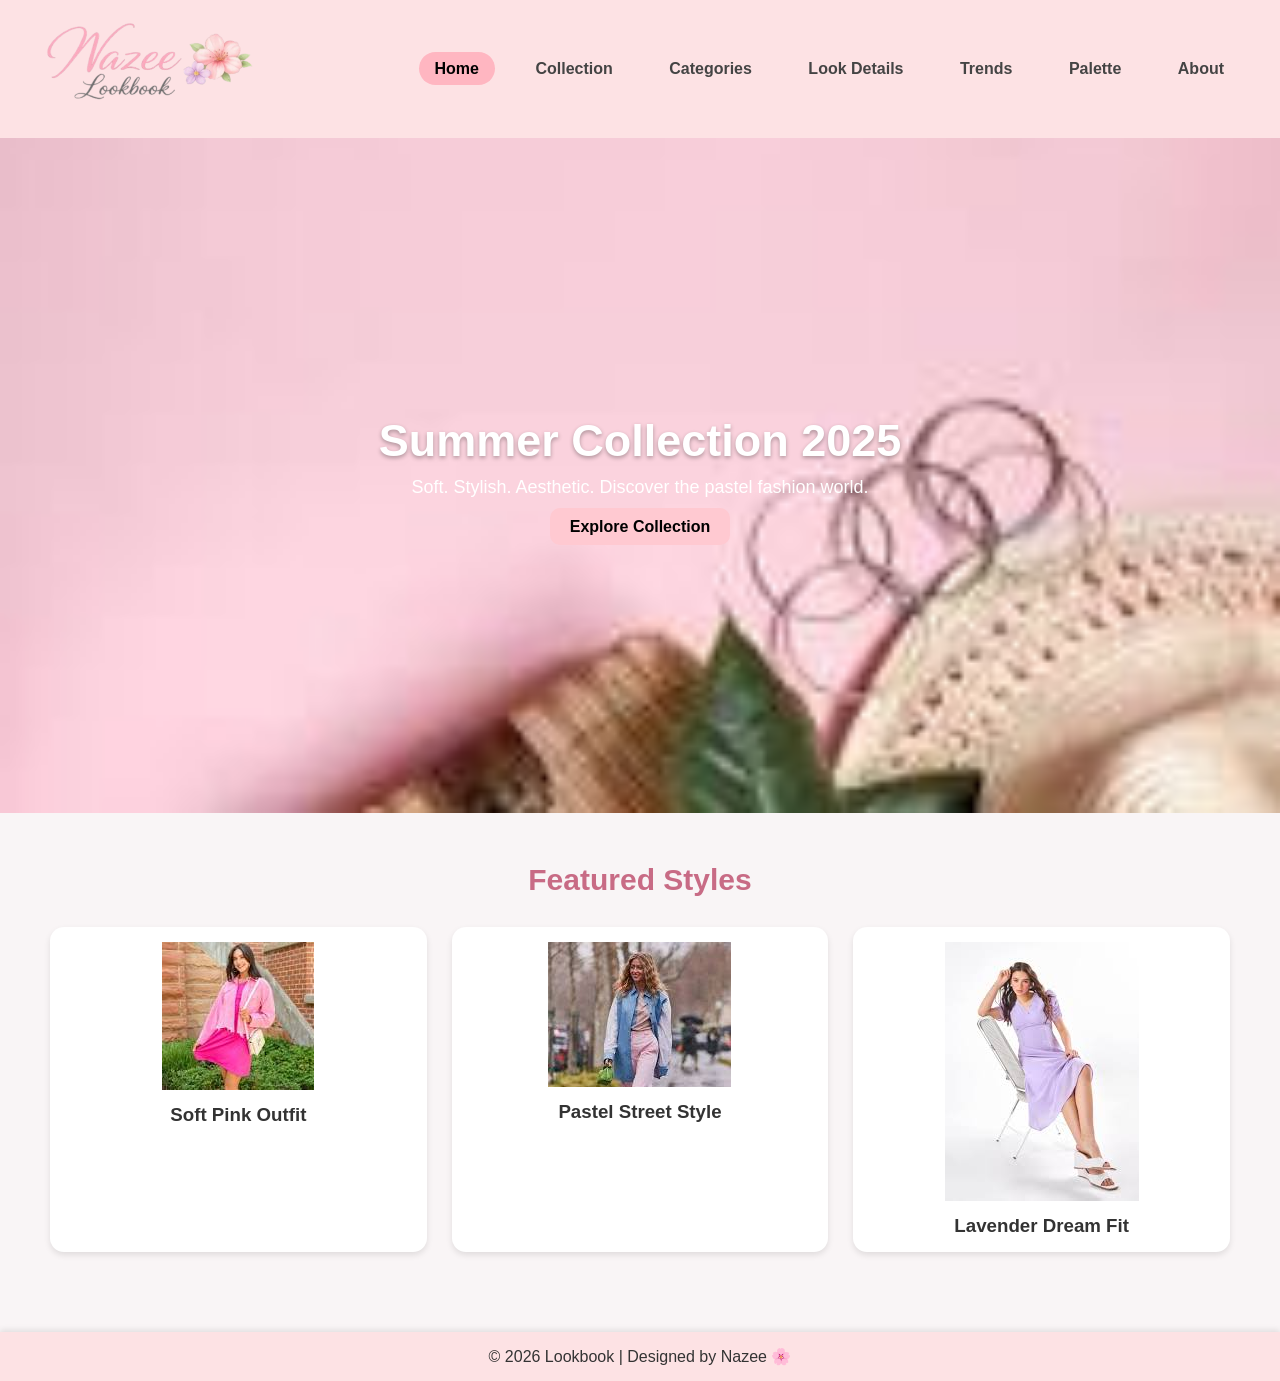
<file: index.html>
<!DOCTYPE html>
<html lang="en">
<head>
    <meta charset="UTF-8" />
    <meta name="viewport" content="width=device-width, initial-scale=1.0" />
    <title>Fashion Lookbook | Home</title>
    <link rel="stylesheet" href="style.css">
    <script defer src="script.js"></script>
</head>

<body>
    <!-- Navigation -->
    <header class="navbar">
      <img src="logo.png" alt="Logo" class="logo-img">
        <nav>
           <a href="index.html" class="active">Home</a>
           <a href="collection.html">Collection</a>
           <a href="categories.html">Categories</a>
            <a href="look-details.html">Look Details</a>
            <a href="trends.html" >Trends</a>
            <a href="palette.html">Palette</a>
            <a href="about.html">About</a>
        </nav>
    </header>

    <!-- Hero Section -->
    <section class="hero">
        <div class="hero-text">
            <h2>Summer Collection 2025</h2>
            <p>Soft. Stylish. Aesthetic. Discover the pastel fashion world.</p>
            <a href="collection.html" class="btn">Explore Collection</a>
        </div>
    </section>

    <!-- Highlights -->
    <section class="highlights">
        <h2 class="sec-title">Featured Styles</h2>

        <div class="highlight-grid">
            <div class="card">
                <img src="dress23.jpg" alt="Look 1">
                <h3>Soft Pink Outfit</h3>
            </div>

            <div class="card">
                <img src="dress24.jpg" alt="Look 2">
                <h3>Pastel Street Style</h3>
            </div>

            <div class="card">
                <img src="dress25.jpg" alt="Look 3">
                <h3>Lavender Dream Fit</h3>
            </div>
        </div>
    </section>

    <!-- Footer -->
    <footer class="footer">
        © 2026 Lookbook | Designed by Nazee 🌸
    </footer>

</body>
</html>
</file>
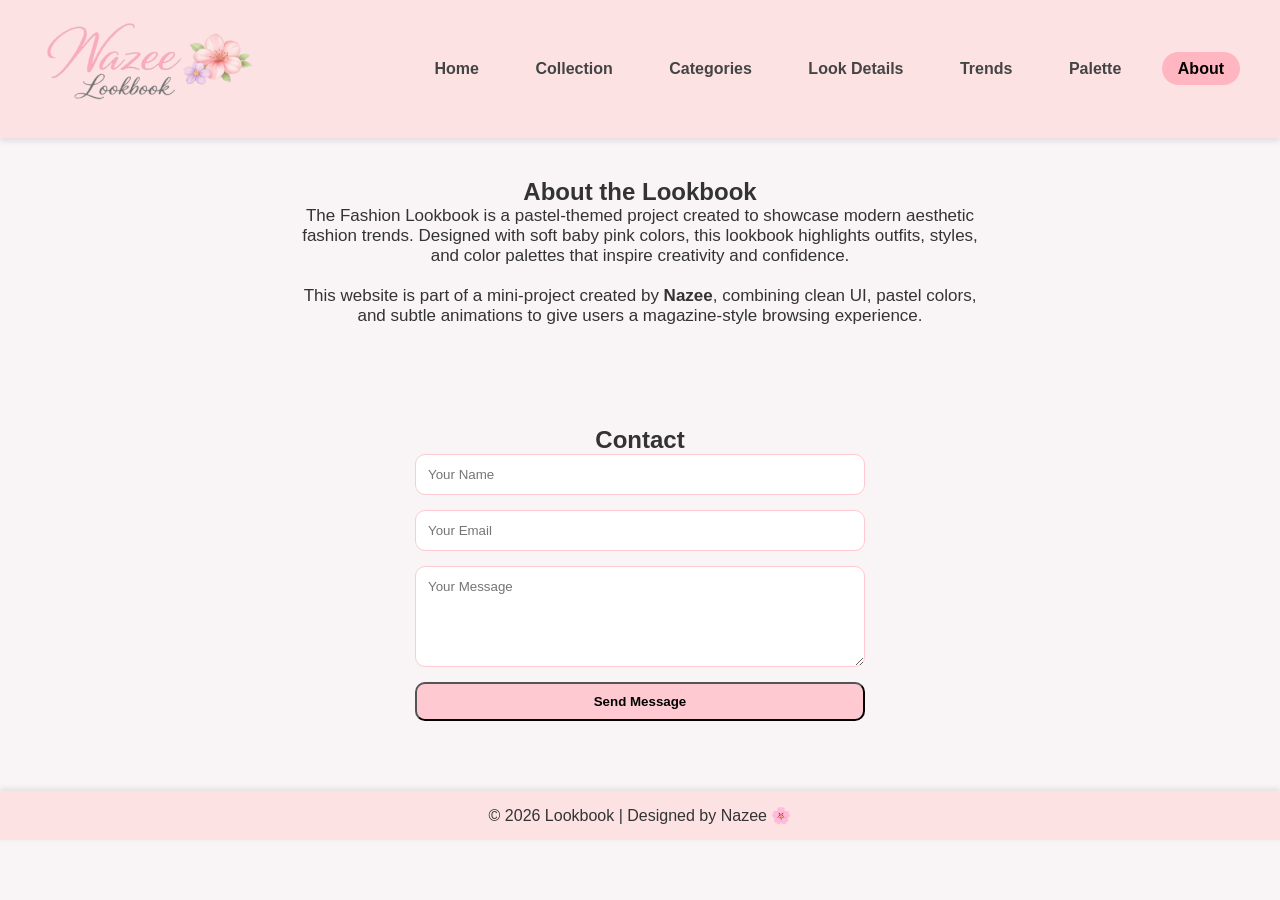
<file: about.html>
<!DOCTYPE html>
<html lang="en">
<head>
    <meta charset="UTF-8" />
    <meta name="viewport" content="width=device-width, initial-scale=1.0" />
    <title>Fashion Lookbook | About</title>
    <link rel="stylesheet" href="style.css">
</head>

<body>

    <!-- Navigation -->
    <header class="navbar">
       <img src="logo.png" alt="Logo" class="logo-img">

        <nav>
            <a href="index.html">Home</a>
            <a href="collection.html">Collection</a>
            <a href="categories.html">Categories</a>
            <a href="look-details.html">Look Details</a>
            <a href="trends.html">Trends</a>
            <a href="palette.html">Palette</a>
            <a href="about.html" class="active">About</a>
        </nav>
    </header>

    <!-- About Section -->
    <section class="about-section">
        <h2>About the Lookbook</h2>
        <p class="about-text">
            The Fashion Lookbook is a pastel-themed project created to showcase
            modern aesthetic fashion trends. Designed with soft baby pink colors,
            this lookbook highlights outfits, styles, and color palettes that
            inspire creativity and confidence.  
        </p>

        <p class="about-text">
            This website is part of a mini-project created by <b>Nazee</b>, combining
            clean UI, pastel colors, and subtle animations to give users a 
            magazine-style browsing experience.
        </p>
    </section>

    <!-- Contact Section -->
    <section class="contact-section">
        <h2>Contact</h2>

        <form class="contact-form">

            <input type="text" placeholder="Your Name" required>

            <input type="email" placeholder="Your Email" required>

            <textarea rows="5" placeholder="Your Message"></textarea>

            <button type="submit" class="btn">Send Message</button>

        </form>
    </section>

    <!-- Footer -->
    <footer class="footer">
        © 2026 Lookbook | Designed by Nazee 🌸
    </footer>

</body>
</html>
</file>
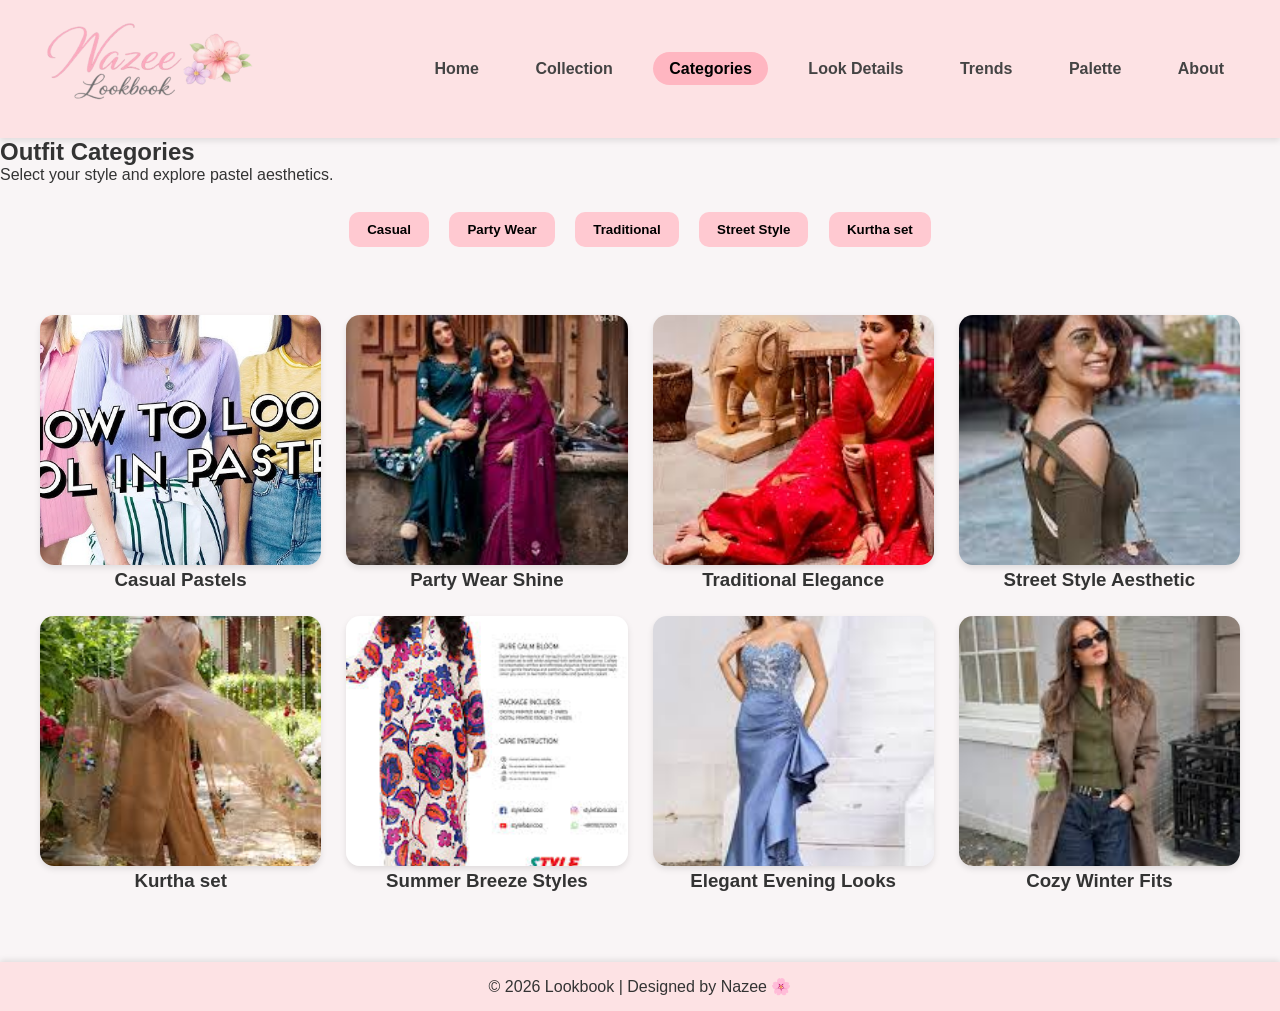
<file: categories.html>
<!DOCTYPE html>
<html lang="en">
<head>
    <meta charset="UTF-8" />
    <meta name="viewport" content="width=device-width, initial-scale=1.0" />
    <title>Fashion Lookbook | Categories</title>
    <link rel="stylesheet" href="style.css">
</head>

<body>

    <!-- Navigation -->
    <header class="navbar">
       <img src="logo.png" alt="Logo" class="logo-img">

        <nav>
            <a href="index.html">Home</a>
            <a href="collection.html">Collection</a>
            <a href="categories.html" class="active">Categories</a>
            <a href="look-details.html">Look Details</a>
            <a href="trends.html">Trends</a>
            <a href="palette.html">Palette</a>
            <a href="about.html">About</a>
        </nav>
    </header>

    <!-- Page Header -->
    <section class="page-header">
        <h2>Outfit Categories</h2>
        <p>Select your style and explore pastel aesthetics.</p>
    </section>

    <!-- Category Buttons -->
    <section class="category-buttons">
        <button class="cat-btn">Casual</button>
        <button class="cat-btn">Party Wear</button>
        <button class="cat-btn">Traditional</button>
        <button class="cat-btn">Street Style</button>
        <button class="cat-btn">Kurtha set</button>
    </section>

    <!-- Category Grid -->
    <section class="category-grid">

        <div class="category-card">
            <img src="dress10.jpg" alt="Casual">
            <h3>Casual Pastels</h3>
        </div>

        <div class="category-card">
            <img src="dress11.jpg" alt="Party Wear">
            <h3>Party Wear Shine</h3>
        </div>

        <div class="category-card">
            <img src="dress12.jpg" alt="Traditional">
            <h3>Traditional Elegance</h3>
        </div>

        <div class="category-card">
            <img src="dress13.jpg" alt="Street Style">
            <h3>Street Style Aesthetic</h3>
        </div>

        <div class="category-card">
            <img src="dress14.jpg" alt="Kurtha set">
            <h3>Kurtha set</h3>
        </div>

        <div class="category-card">
    <img src="dress30.jpg">
    <h3>Summer Breeze Styles</h3>
</div>

<div class="category-card">
    <img src="dress31.jpg">
    <h3>Elegant Evening Looks</h3>
</div>

<div class="category-card">
    <img src="dress32.jpg">
    <h3>Cozy Winter Fits</h3>
</div>

    </section>

    <!-- Footer -->
    <footer class="footer">
        © 2026 Lookbook | Designed by Nazee 🌸
    </footer>

</body>
</html>
</file>
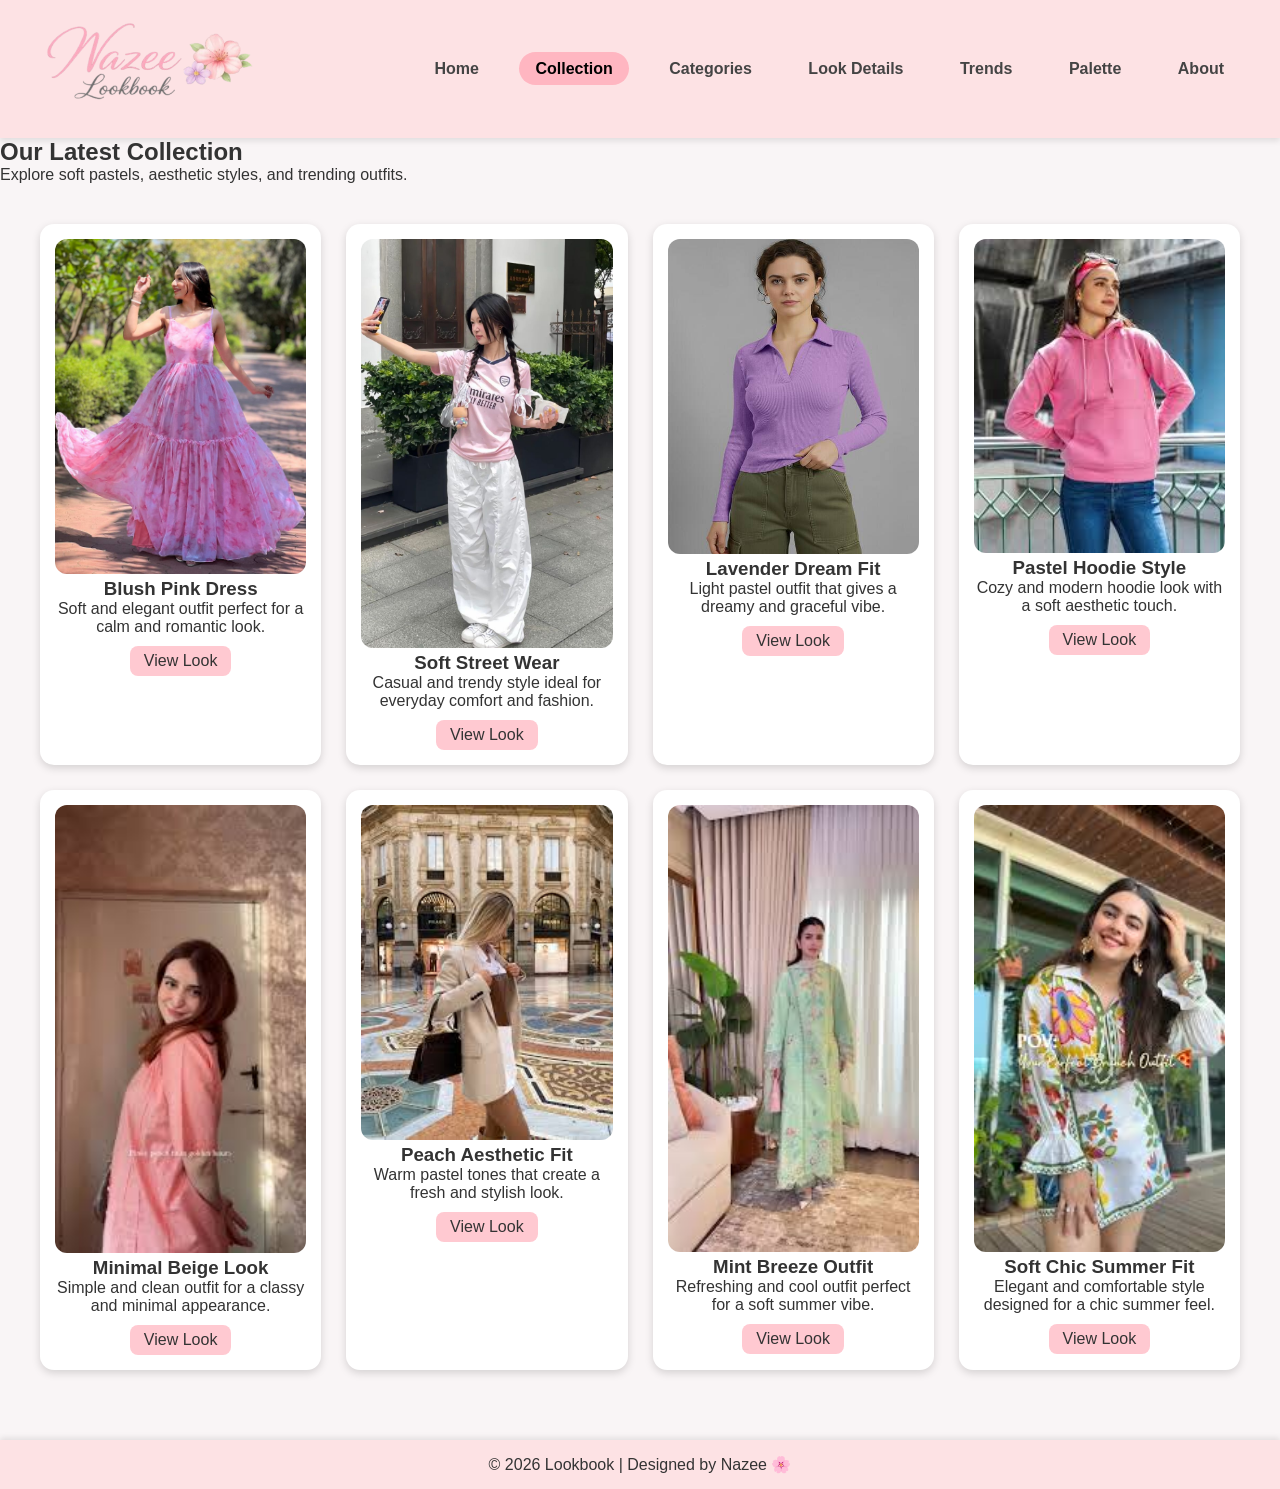
<file: collection.html>
<!DOCTYPE html>
<html lang="en">
<head>
    <meta charset="UTF-8" />
    <meta name="viewport" content="width=device-width, initial-scale=1.0" />
    <title>Fashion Lookbook | Collection</title>
    <link rel="stylesheet" href="style.css">
</head>

<body>

    <!-- Navigation -->
    <header class="navbar">
        <img src="logo.png" alt="Logo" class="logo-img">

        <nav>
            <a href="index.html">Home</a>
            <a href="collection.html" class="active">Collection</a>
            <a href="categories.html">Categories</a>
            <a href="look-details.html">Look Details</a>
            <a href="trends.html">Trends</a>
            <a href="palette.html">Palette</a>
            <a href="about.html">About</a>
        </nav>
    </header>

    <!-- Page Title -->
    <section class="page-header">
        <h2>Our Latest Collection</h2>
        <p>Explore soft pastels, aesthetic styles, and trending outfits.</p>
    </section>

    <!-- Collection Grid -->
    <section class="collection-grid">
        
        <div class="collection-card">
            <img src="dress4.jpg" alt="Outfit 1">
            <h3>Blush Pink Dress</h3>
            <p>Soft and elegant outfit perfect for a calm and romantic look.</p>
            <a href="look-details.html" class="btn-small">View Look</a>
        </div>

        <div class="collection-card">
            <img src="dress5.jpg" alt="Outfit 2">
            <h3>Soft Street Wear</h3>
             <p>Casual and trendy style ideal for everyday comfort and fashion.</p>
            <a href="look-details.html" class="btn-small">View Look</a>
        </div>

        <div class="collection-card">
            <img src="dress6.jpg" alt="Outfit 3">
            <h3>Lavender Dream Fit</h3>
             <p>Light pastel outfit that gives a dreamy and graceful vibe.</p>
            <a href="look-details.html" class="btn-small">View Look</a>
        </div>

        <div class="collection-card">
            <img src="dress7.jpg" alt="Outfit 4">
            <h3>Pastel Hoodie Style</h3>
             <p>Cozy and modern hoodie look with a soft aesthetic touch.</p>
            <a href="look-details.html" class="btn-small">View Look</a>
        </div>

             <div class="collection-card"> 
            <img src="dress8.jpg" alt="Outfit 5">
            <h3>Minimal Beige Look</h3>   
             <p>Simple and clean outfit for a classy and minimal appearance.</p>
             <a href="look-details.html" class="btn-small">View Look</a>
        </div>

              <div class="collection-card"> 
            <img src="dress9.jpg" alt="Outfit 6">
            <h3>Peach Aesthetic Fit</h3>  
             <p>Warm pastel tones that create a fresh and stylish look.</p> 
             <a href="look-details.html" class="btn-small">View Look</a>
        </div>
 
       
              <div class="collection-card"> 
            <img src="dress28.jpg" alt="Outfit 7">
            <h3>Mint Breeze Outfit</h3>   
             <p>Refreshing and cool outfit perfect for a soft summer vibe.</p>
             <a href="look-details.html" class="btn-small">View Look</a>
        </div>
 
       

         <div class="collection-card"> 
            <img src="dress29.jpg" alt="Outfit 8">
            <h3>Soft Chic Summer Fit</h3>   
             <p>Elegant and comfortable style designed for a chic summer feel.</p>
             <a href="look-details.html" class="btn-small">View Look</a>
        </div>

            </section>

    <!-- Footer -->
    <footer class="footer">
        © 2026 Lookbook | Designed by Nazee 🌸
    </footer>

</body>
</html>
</file>
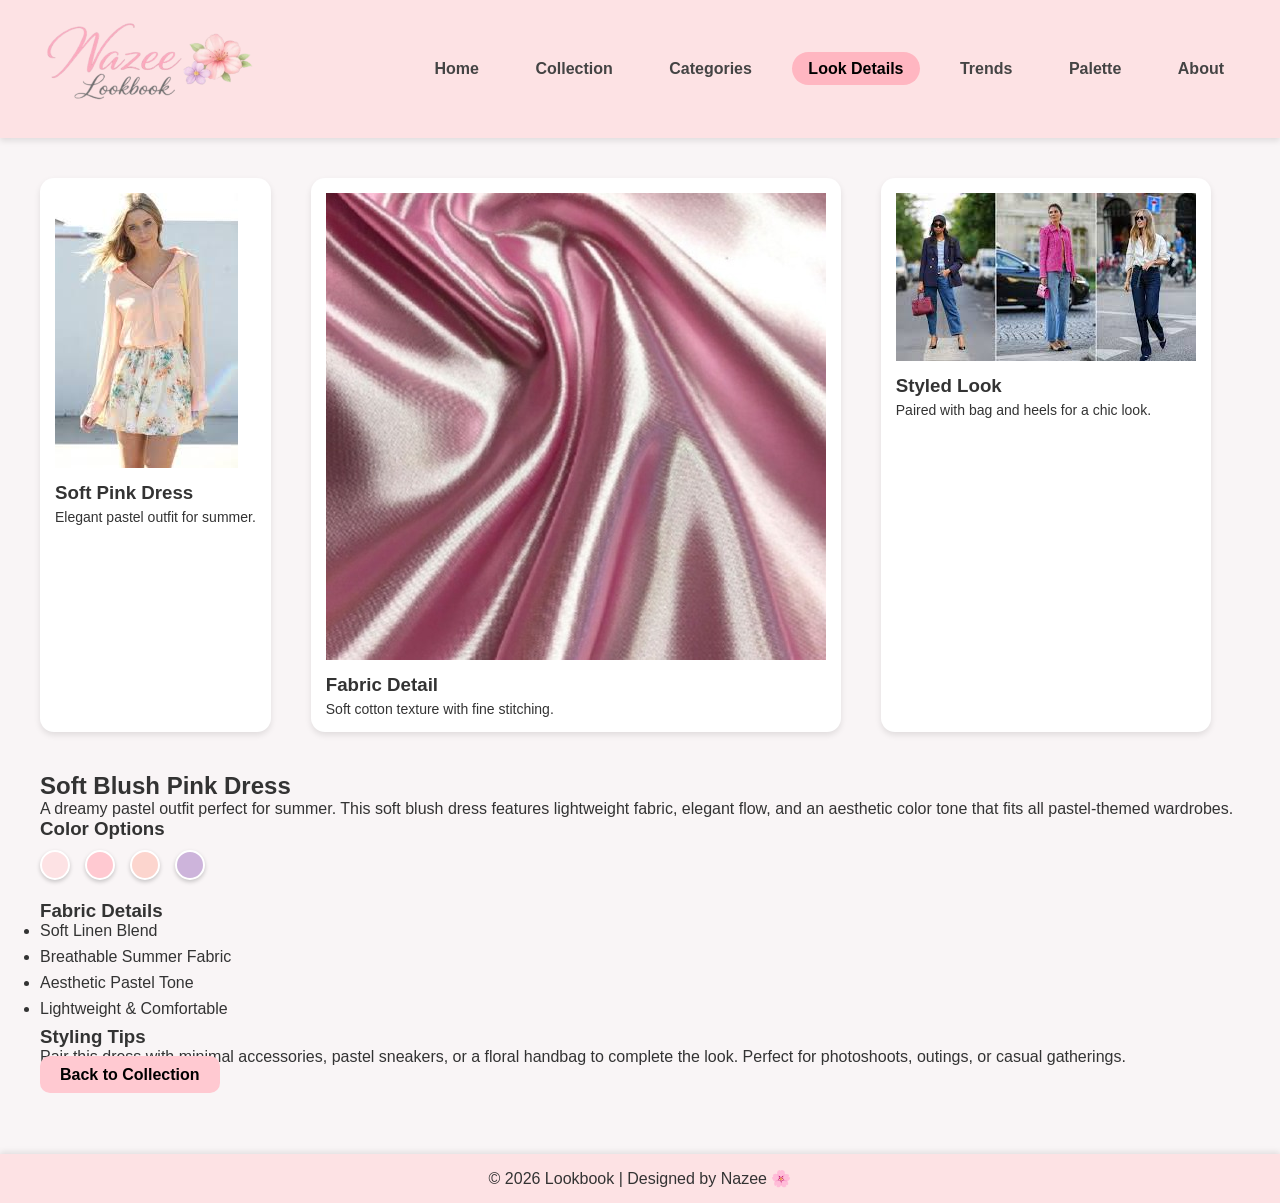
<file: look-details.html>
<!DOCTYPE html>
<html lang="en">
<head>
    <meta charset="UTF-8" />
    <meta name="viewport" content="width=device-width, initial-scale=1.0" />
    <title>Fashion Lookbook | Look Details</title>
    <link rel="stylesheet" href="style.css">
</head>

<body>

    <!-- Navigation -->
    <header class="navbar">
       <img src="logo.png" alt="Logo" class="logo-img">

        <nav>
            <a href="index.html">Home</a>
            <a href="collection.html">Collection</a>
            <a href="categories.html">Categories</a>
            <a href="look-details.html" class="active">Look Details</a>
            <a href="trends.html">Trends</a>
            <a href="palette.html">Palette</a>
            <a href="about.html">About</a>
        </nav>
    </header>

    <!-- Look Details Section -->
    <section class="look-details">

<div class="card">
    <img src="dress15.jpg">
    <h3>Soft Pink Dress</h3>
    <p>Elegant pastel outfit for summer.</p>
</div>

<div class="card">
    <img src="dress16.jpg">
    <h3>Fabric Detail</h3>
    <p>Soft cotton texture with fine stitching.</p>
</div>

<div class="card">
    <img src="dress17.jpg">
    <h3>Styled Look</h3>
    <p>Paired with bag and heels for a chic look.</p>
</div> 
        <div class="look-info">
            <h2>Soft Blush Pink Dress</h2>
            <p class="desc">
                A dreamy pastel outfit perfect for summer. This soft blush dress features
                lightweight fabric, elegant flow, and an aesthetic color tone that fits
                all pastel-themed wardrobes.
            </p>

            <h3>Color Options</h3>
            <div class="color-options">
                <span class="color-circle" style="background:#FDE2E4;"></span>
                <span class="color-circle" style="background:#FFC9D1;"></span>
                <span class="color-circle" style="background:#FCD5CE;"></span>
                <span class="color-circle" style="background:#CDB4DB;"></span>
            </div>

            <h3>Fabric Details</h3>
            <ul class="details-list">
                <li>Soft Linen Blend</li>
                <li>Breathable Summer Fabric</li>
                <li>Aesthetic Pastel Tone</li>
                <li>Lightweight & Comfortable</li>
            </ul>

            <h3>Styling Tips</h3>
            <p class="tip">
                Pair this dress with minimal accessories, pastel sneakers, or a floral
                handbag to complete the look. Perfect for photoshoots, outings, or
                casual gatherings.
            </p>

            <a href="collection.html" class="btn">Back to Collection</a>
        </div>

    </section>

    <!-- Footer -->
    <footer class="footer">
        © 2026 Lookbook | Designed by Nazee 🌸
    </footer>

</body>
</html>
</file>
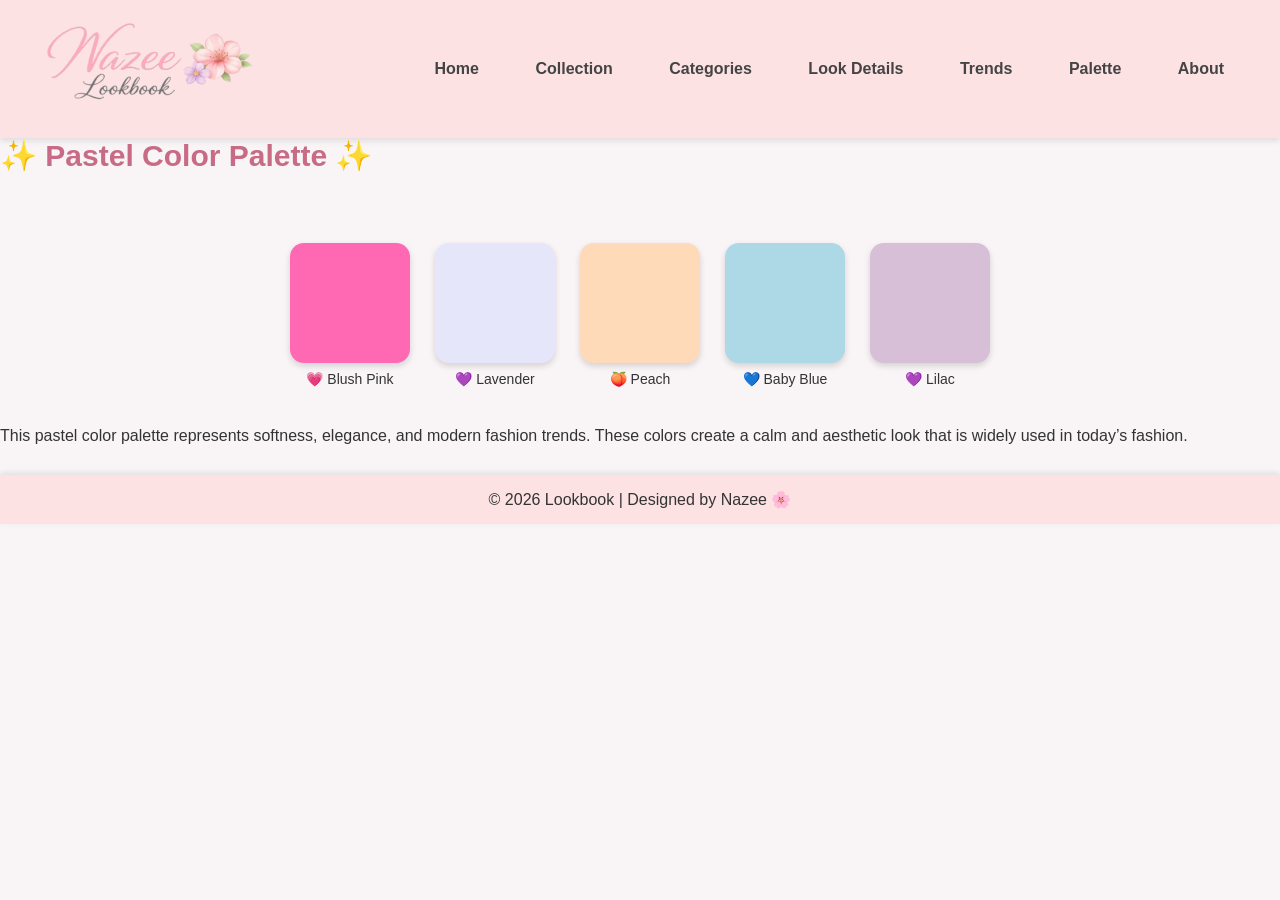
<file: palette.html>
<!DOCTYPE html>
<html lang="en">
<head>
    <meta charset="UTF-8">
    <meta name="viewport" content="width=device-width, initial-scale=1.0">
    <title>Fashion Lookbook | Palette</title>
    <link rel="stylesheet" href="style.css">
</head>

<body>

    <!-- Navbar -->
    <header class="navbar">
       <img src="logo.png" alt="Logo" class="logo-img">

        <nav>
            <a href="index.html">Home</a>
            <a href="collection.html">Collection</a>
            <a href="categories.html">Categories</a>
            <a href="look-details.html">Look Details</a>
            <a href="trends.html">Trends</a>
            <a href="palette.html">Palette</a>
            <a href="about.html">About</a>
        </nav>
    </header>

    <!-- Palette Section -->
    <section class="palette">
        <h2 class="sec-title">✨ Pastel Color Palette ✨</h2>

        <div class="palette-section">

    <div class="palette-card">
        <div class="color-box pink"></div>
        <p>💗 Blush Pink</p>
    </div>

    <div class="palette-card">
        <div class="color-box lavender"></div>
        <p>💜 Lavender</p>
    </div>

    <div class="palette-card">
        <div class="color-box peach"></div>
        <p>🍑 Peach</p>
    </div>

    <div class="palette-card">
    <div class="color-box blue"></div>
    <p>💙 Baby Blue</p>
</div>

<div class="palette-card">
    <div class="color-box lilac"></div>
    <p>💜 Lilac</p>
</div>

</div>

        <!-- Bottom description -->
        <div class="palette-info">
            <p>
                This pastel color palette represents softness, elegance, and modern fashion trends. 
                These colors create a calm and aesthetic look that is widely used in today’s fashion.
            </p>
        </div>
    </section>

    <!-- Footer -->
    <footer class="footer">
        © 2026 Lookbook | Designed by Nazee 🌸
    </footer>

</body>
</html>
</file>
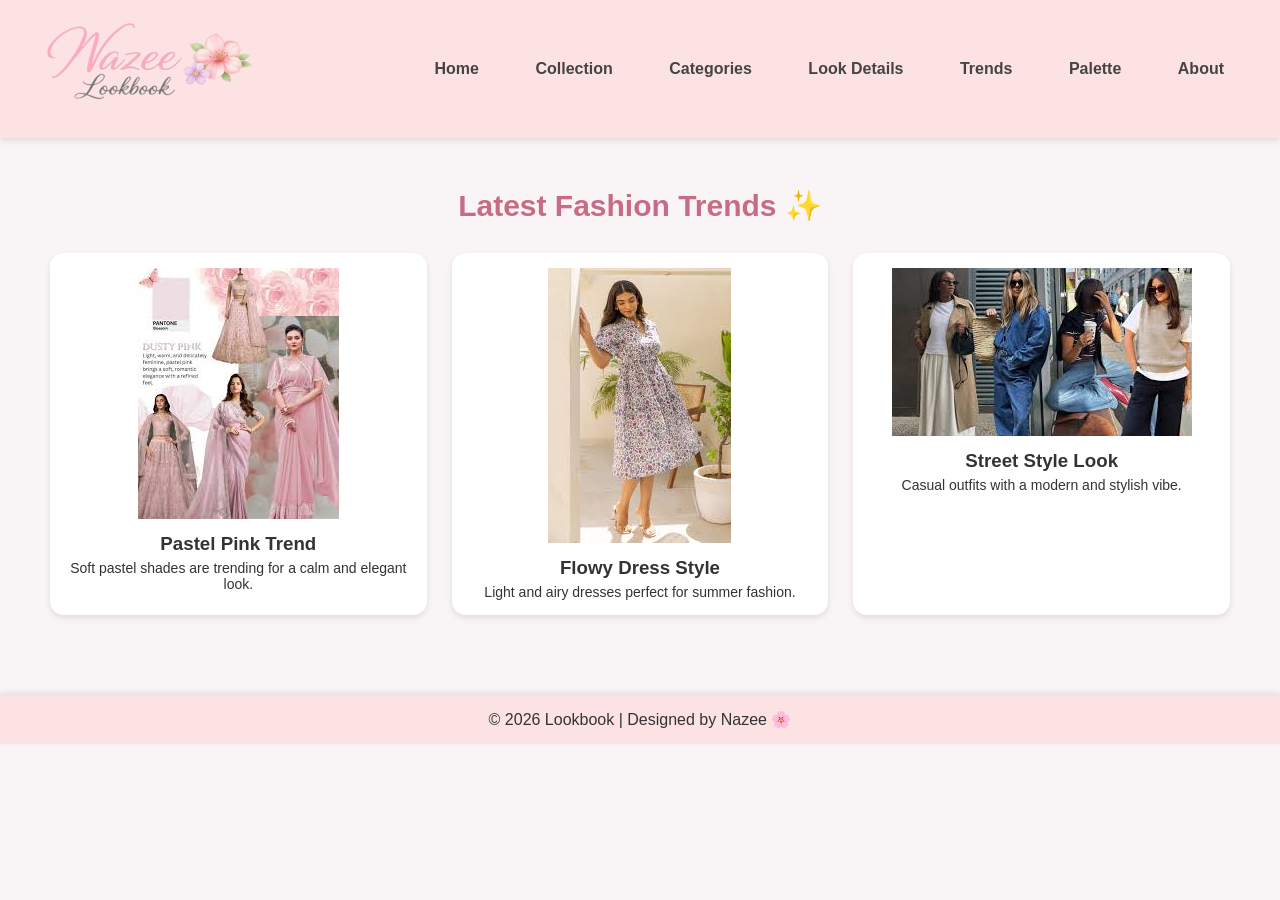
<file: trends.html>
<!DOCTYPE html>
<html lang="en">
<head>
    <meta charset="UTF-8">
    <meta name="viewport" content="width=device-width, initial-scale=1.0">
    <title>Fashion Lookbook | Trends</title>
    <link rel="stylesheet" href="style.css">
</head>

<body>

    <!-- Navbar -->
    <header class="navbar">
       <img src="logo.png" alt="Logo" class="logo-img">

        <nav>
            <a href="index.html">Home</a>
            <a href="collection.html">Collection</a>
            <a href="categories.html">Categories</a>
            <a href="look-details.html">Look Details</a>
            <a href="trends.html">Trends</a>
            <a href="palette.html">Palette</a>
            <a href="about.html">About</a>
        </nav>
    </header>

    <!-- Trends Section -->
    <section class="highlights">
        <h2 class="sec-title">Latest Fashion Trends ✨</h2>

        <div class="highlight-grid">

            <div class="card">
                <img src="dress18.jpg" alt="Trend 1">
                <h3>Pastel Pink Trend</h3>
                <p>Soft pastel shades are trending for a calm and elegant look.</p>
            </div>

            <div class="card">
                <img src="dress19.jpg" alt="Trend 2">
                <h3>Flowy Dress Style</h3>
                <p>Light and airy dresses perfect for summer fashion.</p>
            </div>

            <div class="card">
                <img src="dress20.jpg" alt="Trend 3">
                <h3>Street Style Look</h3>
                <p>Casual outfits with a modern and stylish vibe.</p>
            </div>

        </div>
    </section>

    <!-- Footer -->
    <footer class="footer">
        © 2026 Lookbook | Designed by Nazee 🌸
    </footer>

</body>
</html>
</file>
<file: style.css>
/* -------------------- */
/* BASIC RESET */
/* -------------------- */
* {
    margin: 0;
    padding: 0;
    box-sizing: border-box;
    font-family: "Poppins", sans-serif;
}

body {
    background: #F9F5F6;
    color: #333;
}

/* -------------------- */
/* NAVBAR */
/* -------------------- */
.navbar {
    background: #FDE2E4;
    padding: 15px 40px;
    display: flex;
    justify-content: space-between;
    align-items: center;
    box-shadow: 0 3px 6px rgba(0,0,0,0.1);
}

.logo {
    font-size: 28px;
    font-weight: 700;
    color: #C86B85;
}

.navbar nav a {
    margin-left: 20px;
    text-decoration: none;
    color: #444;
    font-weight: 600;
    padding: 8px 16px;
    border-radius: 20px;
    transition: 0.3s;
    position: relative;
}

/* Hover effect */
.navbar nav a:hover {
    background: #FFC9D1;
    color: #000;
    box-shadow: 0 2px 8px rgba(0,0,0,0.15);
}

/* Active page */
.navbar nav a.active {
    background: #FFB6C1;
    color: #000;
}

/* Underline animation */
.navbar nav a::after {
    content: "";
    position: absolute;
    width: 0%;
    height: 2px;
    background: #C86B85;
    left: 0;
    bottom: -5px;
    transition: 0.3s;
}

.navbar nav a:hover::after {
    width: 100%;
}
/* -------------------- */
/* HERO SECTION */
/* -------------------- */
.hero {
    height: 75vh;
    background: url("dress27.jpg") center/cover no-repeat;
    display: flex;
    justify-content: center;
    align-items: center;
    text-align: center;
}
.hero-text h2 {
    font-size: 45px;
    color: #fff;
    text-shadow: 0 2px 4px rgba(0,0,0,0.3);
}

.hero-text p {
    font-size: 18px;
    color: #fff;
    margin: 10px 0 20px;
}

.btn {
    background: #FFC9D1;
    padding: 10px 20px;
    color: #000;
    border-radius: 10px;
    text-decoration: none;
    font-weight: 600;
}

.btn:hover {
    background: #FCD5CE;
}

/* Small button */
.btn-small {
    display: inline-block;
    background: #FFC9D1;
    padding: 6px 14px;
    border-radius: 8px;
    margin-top: 10px;
    text-decoration: none;
    color: #333;
}

/* -------------------- */
/* HIGHLIGHTS */
/* -------------------- */
.highlights {
    padding: 50px;
    text-align: center;
}

.sec-title {
    font-size: 30px;
    margin-bottom: 30px;
    color: #C86B85;
    font-weight: 700;
}

.highlight-grid {
    display: grid;
    grid-template-columns: repeat(auto-fit, minmax(260px, 1fr));
    gap: 25px;
}

.card {
    background: #fff;
    border-radius: 14px;
    padding: 15px;
    box-shadow: 0 3px 6px rgba(0,0,0,0.1);
}

.category-card img {
    width: 100%;
    height: 250px;          /* same height for all */
    object-fit: cover;      /* crop nicely */
    border-radius: 14px;
    box-shadow: 0 3px 6px rgba(0,0,0,0.1);
}
.card h3 {
    margin-top: 10px;
}
.category-card {
    text-align: center;
}

/* -------------------- */
/* COLLECTION GRID */
/* -------------------- */
.collection-grid {
    padding: 40px;
    display: grid;
    grid-template-columns: repeat(auto-fit, minmax(250px, 1fr));
    gap: 25px;
}

.collection-card {
    background: white;
    border-radius: 14px;
    padding: 15px;
    box-shadow: 0 3px 8px rgba(0,0,0,0.15);
    text-align: center;
}

.collection-card img {
    width: 100%;
    border-radius: 12px;
}

/* -------------------- */
/* CATEGORY PAGE */
/* -------------------- */
.category-buttons {
    text-align: center;
    margin: 20px 0;
}

.cat-btn {
    padding: 10px 18px;
    margin: 8px;
    background: #FFC9D1;
    border: none;
    border-radius: 10px;
    cursor: pointer;
    font-weight: 600;
}

.cat-btn:hover {
    background: #FDE2E4;
}

.category-grid {
    padding: 40px;
    display: grid;
    grid-template-columns: repeat(auto-fit, minmax(260px, 1fr));
    gap: 25px;
}

.category-card img {
    width: 100%;
    border-radius: 14px;
    box-shadow: 0 3px 6px rgba(0,0,0,0.1);
}

.category-card {
    text-align: center;
}

/* -------------------- */
/* LOOK DETAILS */
/* -------------------- */
.look-details {
    padding: 40px;
    display: flex;
    gap: 40px;
    flex-wrap: wrap;
}

.look-img img {
    width: 350px;
    border-radius: 14px;
    box-shadow: 0 4px 8px rgba(0,0,0,0.15);
}

.look-info {
    flex: 1;
}

.color-options {
    display: flex;
    gap: 15px;
    margin: 10px 0 20px;
}

.color-circle {
    width: 30px;
    height: 30px;
    border-radius: 50%;
    display: block;
    border: 2px solid #fff;
    box-shadow: 0 2px 4px rgba(0,0,0,0.2);
}

.details-list li {
    margin-bottom: 8px;
}

/* -------------------- */
/* SLIDER */
/* -------------------- */
.slider-container {
    width: 90%;
    margin: auto;
    position: relative;
}

.slider {
    display: flex;
    overflow: hidden;
}

.slide {
    width: 100%;
    display: none;
    border-radius: 12px;
}

.slide.active {
    display: block;
}

.slide-btn {
    position: absolute;
    top: 40%;
    background: #FFC9D1;
    border: none;
    font-size: 25px;
    padding: 10px 14px;
    border-radius: 50%;
    cursor: pointer;
}

.left {
    left: 10px;
}
.right {
    right: 10px;
}

/* -------------------- */
/* PALETTE */
/* -------------------- */
.palette-section {
    padding: 40px;
    display: flex;
    gap: 25px;
    justify-content: center;
    flex-wrap: wrap;
}

.palette-card {
    text-align: center;
}

.color-box {
    width: 120px;
    height: 120px;
    border-radius: 14px;
    box-shadow: 0 3px 6px rgba(0,0,0,0.15);
}

/* -------------------- */
/* ABOUT PAGE */
/* -------------------- */
.about-section,
.contact-section {
    padding: 40px;
    text-align: center;
}

.about-text {
    max-width: 700px;
    margin: auto;
    margin-bottom: 20px;
    font-size: 17px;
}

.contact-form {
    max-width: 450px;
    margin: auto;
    display: flex;
    flex-direction: column;
    gap: 15px;
}

.contact-form input,
.contact-form textarea {
    padding: 12px;
    border-radius: 10px;
    border: 1px solid #FFC9D1;
}

/* -------------------- */
/* FOOTER */
/* -------------------- */
.footer {
    text-align: center;
    padding: 15px;
    background: #FDE2E4;
    margin-top: 30px;
    box-shadow: 0 -2px 6px rgba(0,0,0,0.1);
}


/* -------- FIX: PALETTE ALIGNMENT -------- */

.palette-card {
    display: flex;
    flex-direction: column;
    align-items: center;
    gap: 8px;
}

/* Color name text */
.palette-card p {
    font-size: 14px;
    font-weight: 500;
}

/* Optional: slightly better pink */
.pink { background: #ff69b4; color: white; }
.lavender { background: #e6e6fa; }
.peach { background: #ffdab9; }
.mint { background: #98ff98; }
.cream { background: #fffdd0; }
/* New Colors */
.blue { background: #add8e6; }      /* Baby Blue */
.lilac { background: #d8bfd8; }     /* Light Lilac */

.logo-img {
  width: 220px;
  height: auto;
}

.logo {
  display: flex;
  align-items: center;
}

/* Existing code above... */

/* --- FINAL ADDITIONS --- */

.card p {
    margin-top: 5px;
    font-size: 14px;
}

.card:hover {
    transform: translateY(-5px);
    transition: 0.3s;
}
</file>
